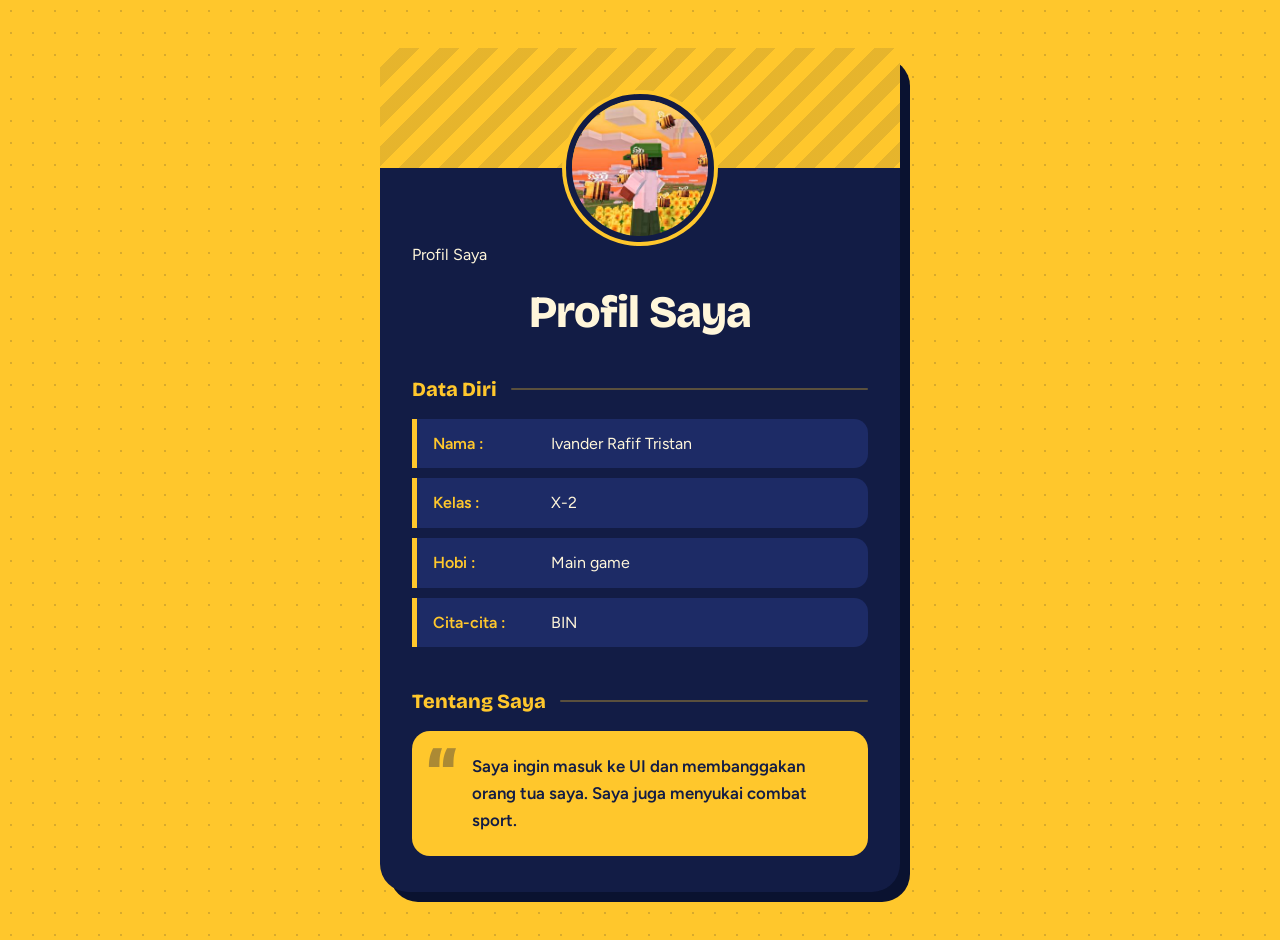
<file: index.html>
<!DOCTYPE html>
<html lang="id">
<head>
    <meta charset="UTF-8">
    <meta name="viewport" content="width=device-width, initial-scale=1.0"
    <title>Profil Saya</title>
    <link rel="stylesheet" href="style.css">
</head>

<body>
    <h1>Profil Saya</h1>

    <img src="[data-uri]" alt="Foto Profil">

    <h2>Data Diri</h2>

    <p><b>Nama :</b>Ivander Rafif Tristan</p>

    <p><b>Kelas :</b>X-2</p>

    <p><b>Hobi :</b>Main game</p>

    <p><b>Cita-cita :</b>BIN</p>

    <h2>Tentang Saya</h2>

    <p>
        Saya ingin masuk ke UI dan membanggakan orang tua saya. Saya juga menyukai combat sport.
    </p>

</body>
</html>
</file>
<file: style.css>
@import url("https://fonts.googleapis.com/css2?family=Bricolage+Grotesque:opsz,wght@12..96,500;12..96,800&family=Figtree:wght@400;600&display=swap");

/* ===== Warna: terinspirasi kuning almamater UI ===== */
:root {
    --kuning: #ffc72c;
    --navy: #121c45;
    --navy-gelap: #0a1230;
    --navy-terang: #1d2b66;
    --krem: #fff6da;
    --redup: #b9c0de;
}

* {
    box-sizing: border-box;
}

::selection {
    background: var(--kuning);
    color: var(--navy);
}

/* ===== Halaman: kuning dengan pola titik ===== */
html {
    min-height: 100%;
    padding: 48px 16px;
    background-color: var(--kuning);
    background-image: radial-gradient(rgba(10, 18, 48, 0.16) 1.5px, transparent 1.5px);
    background-size: 22px 22px;
}

/* ===== Kartu profil ===== */
body {
    position: relative;
    display: flex;
    flex-direction: column;
    max-width: 520px;
    margin: 0 auto;
    padding: 0 32px 36px;
    overflow: hidden;
    background: var(--navy);
    color: var(--krem);
    font-family: "Figtree", system-ui, sans-serif;
    font-size: 1rem;
    line-height: 1.6;
    border-radius: 28px;
    box-shadow: 10px 10px 0 var(--navy-gelap);
    animation: muncul 0.6s ease-out both;
}

/* Pita kuning di bagian atas kartu */
body::before {
    content: "";
    order: -2;
    height: 120px;
    margin: 0 -32px;
    background-color: var(--kuning);
    background-image: repeating-linear-gradient(
        135deg,
        transparent 0 14px,
        rgba(10, 18, 48, 0.1) 14px 28px
    );
}

/* ===== Foto profil: menimpa pita ===== */
img {
    position: relative;
    order: -1;
    align-self: center;
    width: 148px;
    height: 148px;
    margin-top: -74px;
    object-fit: cover;
    border: 6px solid var(--navy);
    border-radius: 50%;
    background: var(--navy-terang);
    box-shadow: 0 0 0 4px var(--kuning);
    color: var(--redup);
    font-size: 0.8rem;
    text-align: center;
    transition: transform 0.3s ease;
}

img:hover {
    transform: rotate(-4deg) scale(1.04);
}

/* ===== Judul ===== */
h1 {
    margin: 20px 0 8px;
    font-family: "Bricolage Grotesque", system-ui, sans-serif;
    font-size: clamp(2rem, 7vw, 2.8rem);
    font-weight: 800;
    line-height: 1.1;
    text-align: center;
    letter-spacing: -0.02em;
}

h2 {
    display: flex;
    align-items: center;
    gap: 14px;
    margin: 28px 0 14px;
    color: var(--kuning);
    font-family: "Bricolage Grotesque", system-ui, sans-serif;
    font-size: 1.25rem;
    font-weight: 800;
}

/* Garis pemisah yang mengisi sisa lebar */
h2::after {
    content: "";
    flex: 1;
    height: 2px;
    background: rgba(255, 199, 44, 0.3);
    border-radius: 2px;
}

/* ===== Baris data diri ===== */
p {
    display: flex;
    align-items: baseline;
    gap: 14px;
    margin: 0 0 10px;
    padding: 12px 16px;
    background: var(--navy-terang);
    border-left: 5px solid var(--kuning);
    border-radius: 0 14px 14px 0;
    transition: transform 0.2s ease;
}

p:hover {
    transform: translateX(5px);
}

b {
    flex: 0 0 104px;
    color: var(--kuning);
    font-weight: 600;
}

/* ===== Tentang saya: kotak kutipan kuning ===== */
p:last-of-type {
    position: relative;
    display: block;
    margin-bottom: 0;
    padding: 22px 22px 22px 60px;
    background: var(--kuning);
    color: var(--navy);
    border-left: none;
    border-radius: 18px;
    font-size: 1.05rem;
    font-weight: 600;
}

p:last-of-type:hover {
    transform: none;
}

p:last-of-type::before {
    content: "\201C";
    position: absolute;
    top: 8px;
    left: 16px;
    color: var(--navy);
    font-family: "Bricolage Grotesque", Georgia, serif;
    font-size: 4.5rem;
    font-weight: 800;
    line-height: 1;
    opacity: 0.35;
}

/* ===== Animasi masuk (sekali saja) ===== */
@keyframes muncul {
    from {
        opacity: 0;
        transform: translateY(20px);
    }
}

/* ===== Layar kecil ===== */
@media (max-width: 480px) {
    html {
        padding: 24px 12px;
    }

    body {
        padding: 0 20px 28px;
        box-shadow: 6px 6px 0 var(--navy-gelap);
    }

    body::before {
        margin: 0 -20px;
    }

    b {
        flex-basis: 92px;
    }
}

/* ===== Hormati pengaturan "kurangi gerakan" ===== */
@media (prefers-reduced-motion: reduce) {
    body {
        animation: none;
    }

    img,
    p {
        transition: none;
    }
}
</file>
